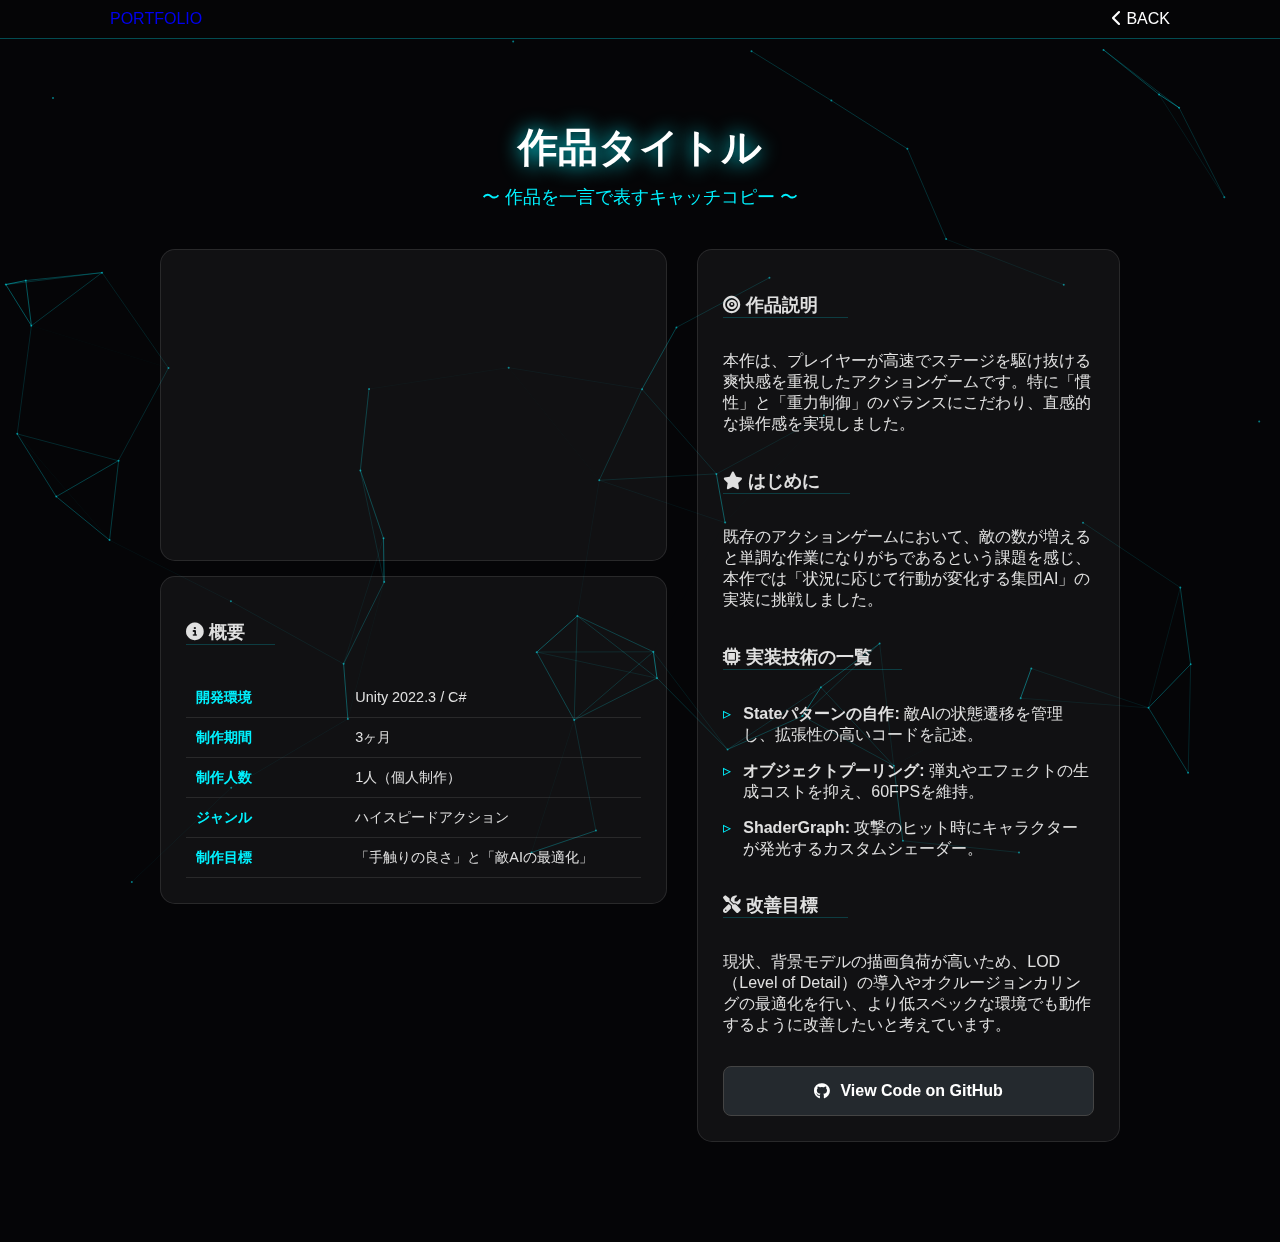
<file: detail-personal.html>
<!DOCTYPE html>
<html lang="ja">
<head>
    <meta charset="UTF-8">
    <meta name="viewport" content="width=device-width, initial-scale=1.0">
    <title>Project Detail | 作品タイトル</title>
    <link rel="stylesheet" href="css/style.css">
    <link rel="stylesheet" href="https://cdnjs.cloudflare.com/ajax/libs/font-awesome/6.4.0/css/all.min.css">
</head>
<body>
    <canvas id="bg-canvas"></canvas>

    <header>
        <div class="header-container">
            <a href="index.html" class="logo-main" style="text-decoration: none;">PORTFOLIO</a>
            <a href="index.html" style="color: white; text-decoration: none;"><i class="fas fa-chevron-left"></i> BACK</a>
        </div>
    </header>

    <main class="detail-page-wrapper">
        <section class="fade-in visible">
            <div class="detail-header">
                <h1 class="project-title-large">作品タイトル</h1>
                <p class="project-tagline">〜 作品を一言で表すキャッチコピー 〜</p>
            </div>

            <div class="detail-grid">
                
                <div class="detail-left">
                    <div class="video-wrapper glass-card">
                        <iframe src="https://www.youtube.com/embed/__6hPQnyaAI" allowfullscreen></iframe>
                    </div>
                    
                    <div class="glass-card spec-info">
                        <h3><i class="fas fa-info-circle"></i> 概要</h3>
                        <table>
                            <tr><th>開発環境</th><td>Unity 2022.3 / C#</td></tr>
                            <tr><th>制作期間</th><td>3ヶ月</td></tr>
                            <tr><th>制作人数</th><td>1人（個人制作）</td></tr>
                            <tr><th>ジャンル</th><td>ハイスピードアクション</td></tr>
                            <tr><th>制作目標</th><td>「手触りの良さ」と「敵AIの最適化」</td></tr>
                        </table>
                    </div>
                </div>

                <div class="detail-right">
                    <div class="glass-card content-section">
                        <h3><i class="fas fa-bullseye"></i> 作品説明</h3>
                        <p>本作は、プレイヤーが高速でステージを駆け抜ける爽快感を重視したアクションゲームです。特に「慣性」と「重力制御」のバランスにこだわり、直感的な操作感を実現しました。</p>

                        <h3><i class="fas fa-star"></i> はじめに</h3>
                        <p>既存のアクションゲームにおいて、敵の数が増えると単調な作業になりがちであるという課題を感じ、本作では「状況に応じて行動が変化する集団AI」の実装に挑戦しました。</p>

                        <h3><i class="fas fa-microchip"></i> 実装技術の一覧</h3>
                        <ul class="tech-list">
                            <li><strong>Stateパターンの自作:</strong> 敵AIの状態遷移を管理し、拡張性の高いコードを記述。</li>
                            <li><strong>オブジェクトプーリング:</strong> 弾丸やエフェクトの生成コストを抑え、60FPSを維持。</li>
                            <li><strong>ShaderGraph:</strong> 攻撃のヒット時にキャラクターが発光するカスタムシェーダー。</li>
                        </ul>

                        <h3><i class="fas fa-tools"></i> 改善目標</h3>
                        <p>現状、背景モデルの描画負荷が高いため、LOD（Level of Detail）の導入やオクルージョンカリングの最適化を行い、より低スペックな環境でも動作するように改善したいと考えています。</p>
                        
                        <div class="link-area">
                            <a href="https://github.com/haru-425/ShaderDemo" class="github-btn" target="_blank">
                                <i class="fab fa-github"></i> View Code on GitHub
                            </a>
                        </div>
                    </div>
                </div>
            </div>
        </section>
    </main>

    <script src="js/script.js"></script>
</body>
</html>
</file>
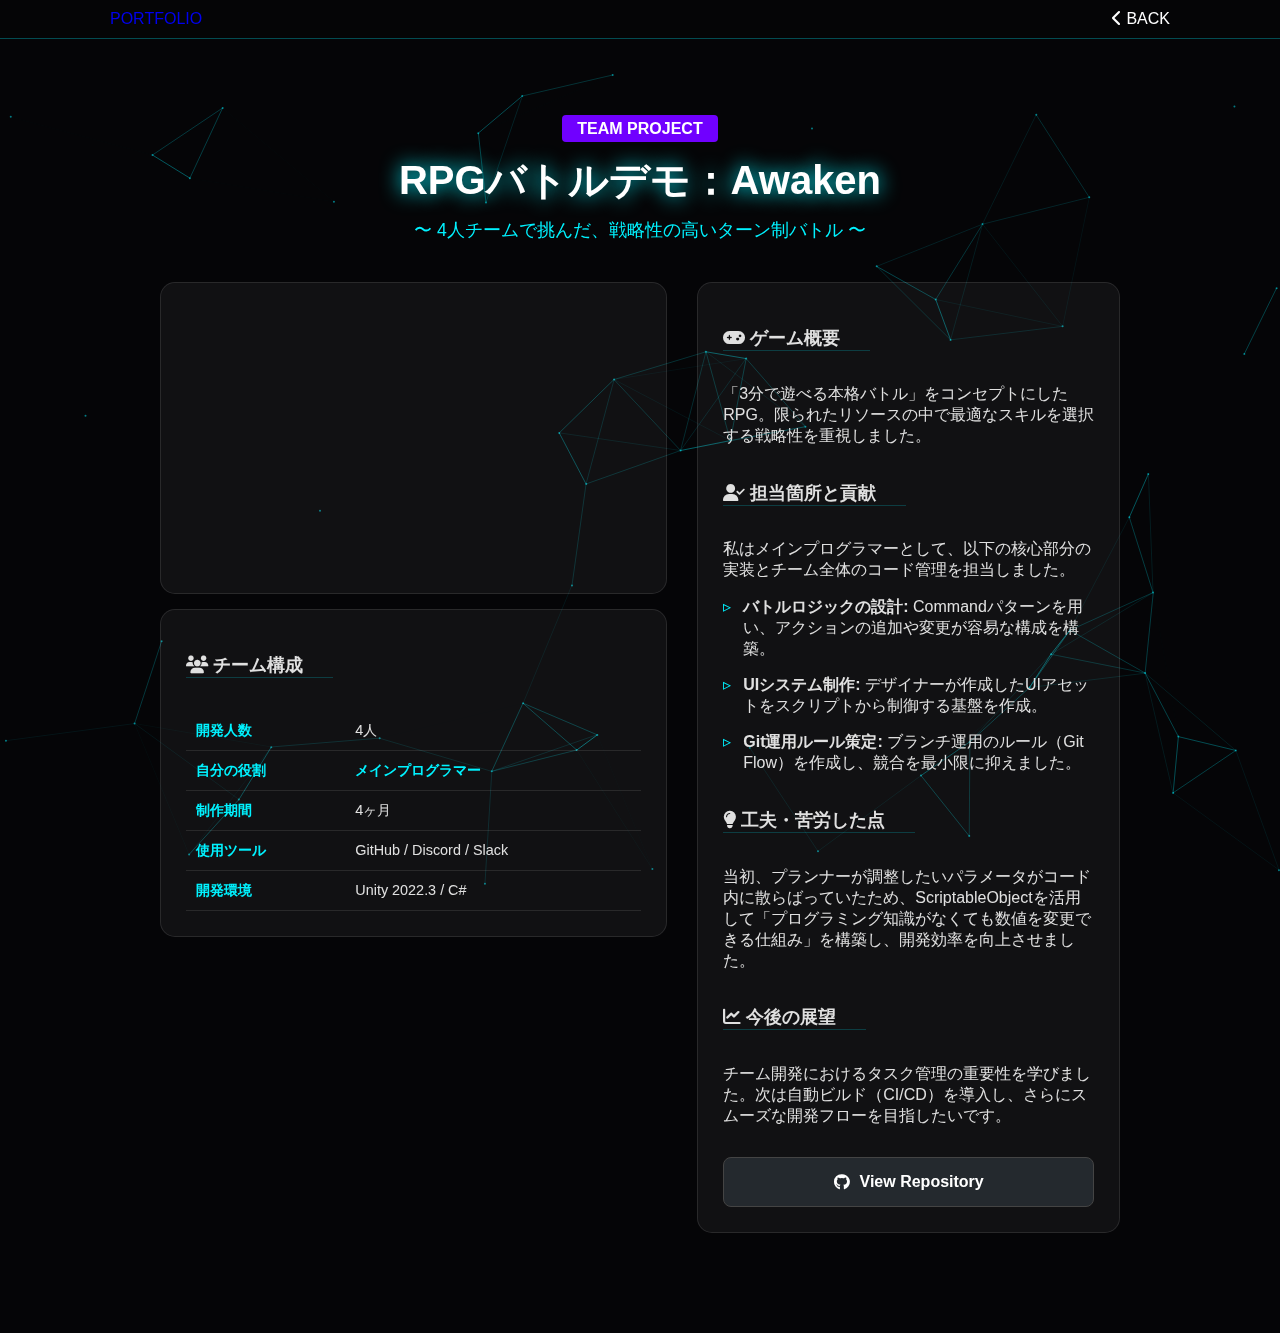
<file: detail-team01.html>
<!DOCTYPE html>
<html lang="ja">
<head>
    <meta charset="UTF-8">
    <meta name="viewport" content="width=device-width, initial-scale=1.0">
    <title>Team Project Detail | 作品タイトル</title>
    <link rel="stylesheet" href="css/style.css">
    <link rel="stylesheet" href="https://cdnjs.cloudflare.com/ajax/libs/font-awesome/6.4.0/css/all.min.css">
</head>
<body>
    <canvas id="bg-canvas"></canvas>

    <header>
        <div class="header-container">
            <a href="index.html" class="logo-main" style="text-decoration: none;">PORTFOLIO</a>
            <a href="index.html" style="color: white; text-decoration: none;"><i class="fas fa-chevron-left"></i> BACK</a>
        </div>
    </header>

    <main class="detail-page-wrapper">
        <section class="fade-in visible">
            <div class="detail-header">
                <span class="tag" style="padding: 5px 15px; font-size: 1rem;">TEAM PROJECT</span>
                <h1 class="project-title-large" style="margin-top: 15px;">RPGバトルデモ：Awaken</h1>
                <p class="project-tagline">〜 4人チームで挑んだ、戦略性の高いターン制バトル 〜</p>
            </div>

            <div class="detail-grid">
                
                <div class="detail-left">
                    <div class="video-wrapper glass-card">
                        <iframe src="https://www.youtube.com/embed/RrdWjpoNi-s" allowfullscreen></iframe>
                    </div>
                    
                    <div class="glass-card spec-info">
                        <h3><i class="fas fa-users"></i> チーム構成</h3>
                        <table>
                            <tr><th>開発人数</th><td>4人</td></tr>
                            <tr><th>自分の役割</th><td style="color: var(--accent); font-weight: bold;">メインプログラマー</td></tr>
                            <tr><th>制作期間</th><td>4ヶ月</td></tr>
                            <tr><th>使用ツール</th><td>GitHub / Discord / Slack</td></tr>
                            <tr><th>開発環境</th><td>Unity 2022.3 / C#</td></tr>
                        </table>
                    </div>
                </div>

                <div class="detail-right">
                    <div class="glass-card content-section">
                        <h3><i class="fas fa-gamepad"></i> ゲーム概要</h3>
                        <p>「3分で遊べる本格バトル」をコンセプトにしたRPG。限られたリソースの中で最適なスキルを選択する戦略性を重視しました。</p>

                        <h3><i class="fas fa-user-check"></i> 担当箇所と貢献</h3>
                        <p>私はメインプログラマーとして、以下の核心部分の実装とチーム全体のコード管理を担当しました。</p>
                        <ul class="tech-list">
                            <li><strong>バトルロジックの設計:</strong> Commandパターンを用い、アクションの追加や変更が容易な構成を構築。</li>
                            <li><strong>UIシステム制作:</strong> デザイナーが作成したUIアセットをスクリプトから制御する基盤を作成。</li>
                            <li><strong>Git運用ルール策定:</strong> ブランチ運用のルール（Git Flow）を作成し、競合を最小限に抑えました。</li>
                        </ul>

                        <h3><i class="fas fa-lightbulb"></i> 工夫・苦労した点</h3>
                        <p>当初、プランナーが調整したいパラメータがコード内に散らばっていたため、ScriptableObjectを活用して「プログラミング知識がなくても数値を変更できる仕組み」を構築し、開発効率を向上させました。</p>

                        <h3><i class="fas fa-chart-line"></i> 今後の展望</h3>
                        <p>チーム開発におけるタスク管理の重要性を学びました。次は自動ビルド（CI/CD）を導入し、さらにスムーズな開発フローを目指したいです。</p>
                        
                        <div class="link-area">
                            <a href="https://github.com/your-team-repo" class="github-btn" target="_blank">
                                <i class="fab fa-github"></i> View Repository
                            </a>
                        </div>
                    </div>
                </div>
            </div>
        </section>
    </main>

    <script src="js/script.js"></script>
</body>
</html>
</file>
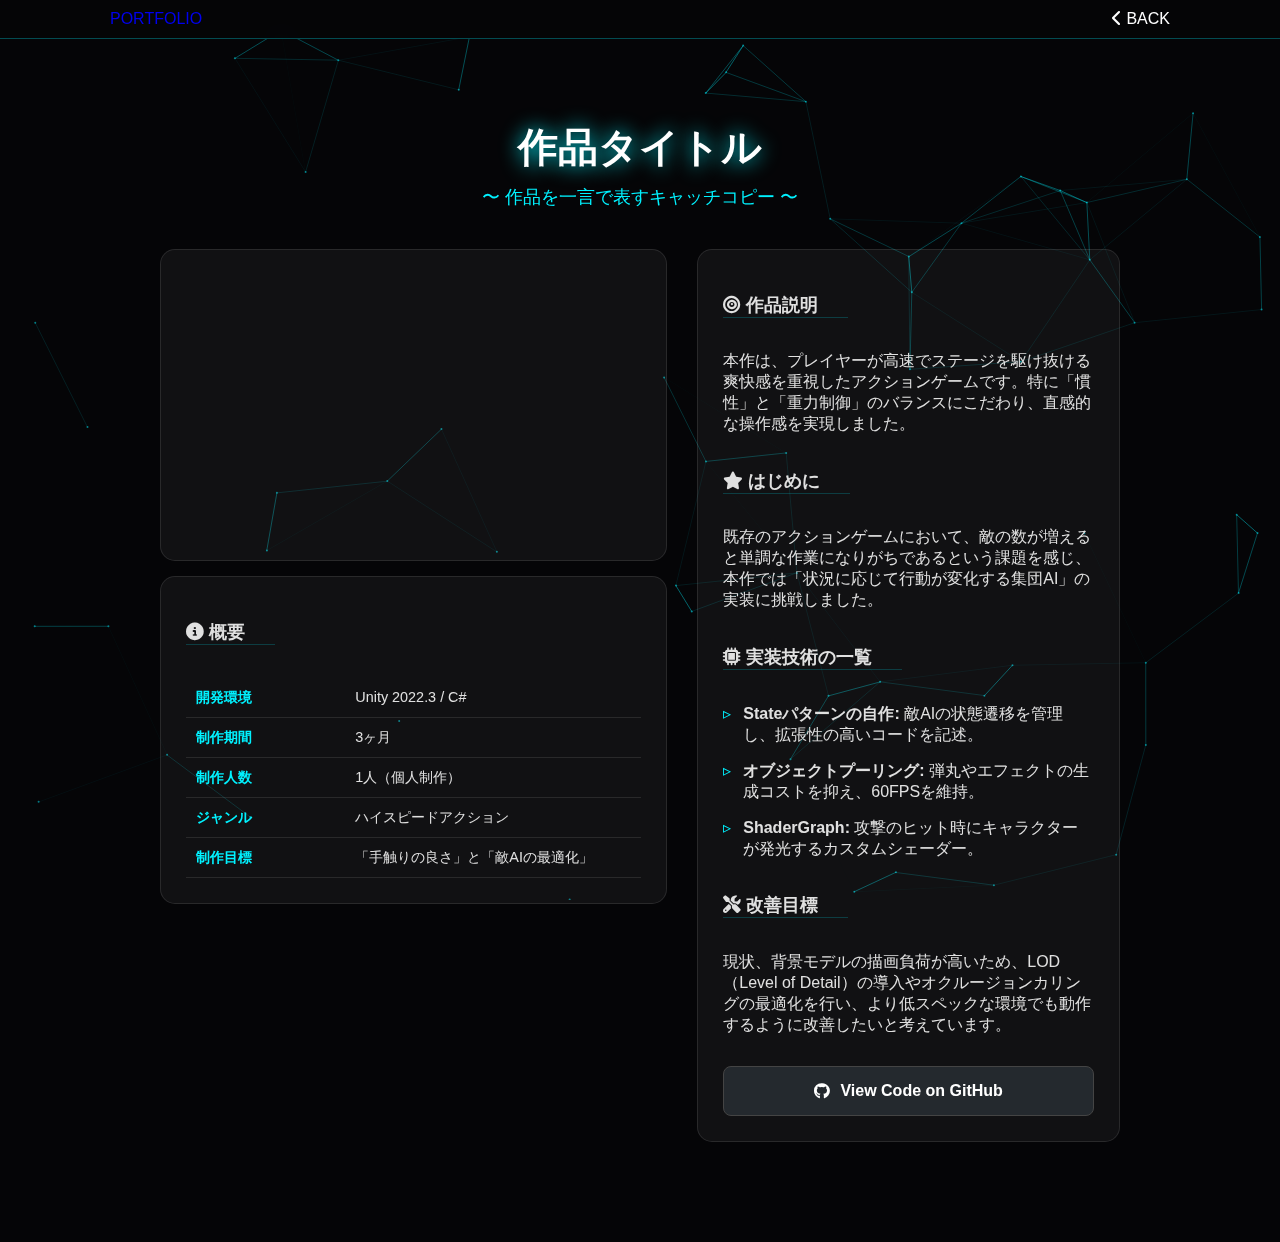
<file: fujimoto/detail-personal.html>
<!doctype html>
<html lang="ja">
  <head>
    <meta charset="UTF-8" />
    <meta name="viewport" content="width=device-width, initial-scale=1.0" />
    <title>Project Detail | 作品タイトル</title>
    <link rel="stylesheet" href="./css/style.css" />
    <link
      rel="stylesheet"
      href="https://cdnjs.cloudflare.com/ajax/libs/font-awesome/6.4.0/css/all.min.css"
    />
  </head>
  <body>
    <canvas id="bg-canvas"></canvas>

    <header>
      <div class="header-container">
        <a href="index.html" class="logo-main" style="text-decoration: none"
          >PORTFOLIO</a
        >
        <a href="index.html" style="color: white; text-decoration: none"
          ><i class="fas fa-chevron-left"></i> BACK</a
        >
      </div>
    </header>

    <main class="detail-page-wrapper">
      <section class="fade-in visible">
        <div class="detail-header">
          <h1 class="project-title-large">作品タイトル</h1>
          <p class="project-tagline">〜 作品を一言で表すキャッチコピー 〜</p>
        </div>

        <div class="detail-grid">
          <div class="detail-left">
            <div class="video-wrapper glass-card">
              <iframe
                src="https://www.youtube.com/embed/__6hPQnyaAI"
                allowfullscreen
              ></iframe>
            </div>

            <div class="glass-card spec-info">
              <h3><i class="fas fa-info-circle"></i> 概要</h3>
              <table>
                <tr>
                  <th>開発環境</th>
                  <td>Unity 2022.3 / C#</td>
                </tr>
                <tr>
                  <th>制作期間</th>
                  <td>3ヶ月</td>
                </tr>
                <tr>
                  <th>制作人数</th>
                  <td>1人（個人制作）</td>
                </tr>
                <tr>
                  <th>ジャンル</th>
                  <td>ハイスピードアクション</td>
                </tr>
                <tr>
                  <th>制作目標</th>
                  <td>「手触りの良さ」と「敵AIの最適化」</td>
                </tr>
              </table>
            </div>
          </div>

          <div class="detail-right">
            <div class="glass-card content-section">
              <h3><i class="fas fa-bullseye"></i> 作品説明</h3>
              <p>
                本作は、プレイヤーが高速でステージを駆け抜ける爽快感を重視したアクションゲームです。特に「慣性」と「重力制御」のバランスにこだわり、直感的な操作感を実現しました。
              </p>

              <h3><i class="fas fa-star"></i> はじめに</h3>
              <p>
                既存のアクションゲームにおいて、敵の数が増えると単調な作業になりがちであるという課題を感じ、本作では「状況に応じて行動が変化する集団AI」の実装に挑戦しました。
              </p>

              <h3><i class="fas fa-microchip"></i> 実装技術の一覧</h3>
              <ul class="tech-list">
                <li>
                  <strong>Stateパターンの自作:</strong>
                  敵AIの状態遷移を管理し、拡張性の高いコードを記述。
                </li>
                <li>
                  <strong>オブジェクトプーリング:</strong>
                  弾丸やエフェクトの生成コストを抑え、60FPSを維持。
                </li>
                <li>
                  <strong>ShaderGraph:</strong>
                  攻撃のヒット時にキャラクターが発光するカスタムシェーダー。
                </li>
              </ul>

              <h3><i class="fas fa-tools"></i> 改善目標</h3>
              <p>
                現状、背景モデルの描画負荷が高いため、LOD（Level of
                Detail）の導入やオクルージョンカリングの最適化を行い、より低スペックな環境でも動作するように改善したいと考えています。
              </p>

              <div class="link-area">
                <a
                  href="https://github.com/haru-425/ShaderDemo"
                  class="github-btn"
                  target="_blank"
                >
                  <i class="fab fa-github"></i> View Code on GitHub
                </a>
              </div>
            </div>
          </div>
        </div>
      </section>
    </main>

    <script src="./js/script.js"></script>
  </body>
</html>
</file>
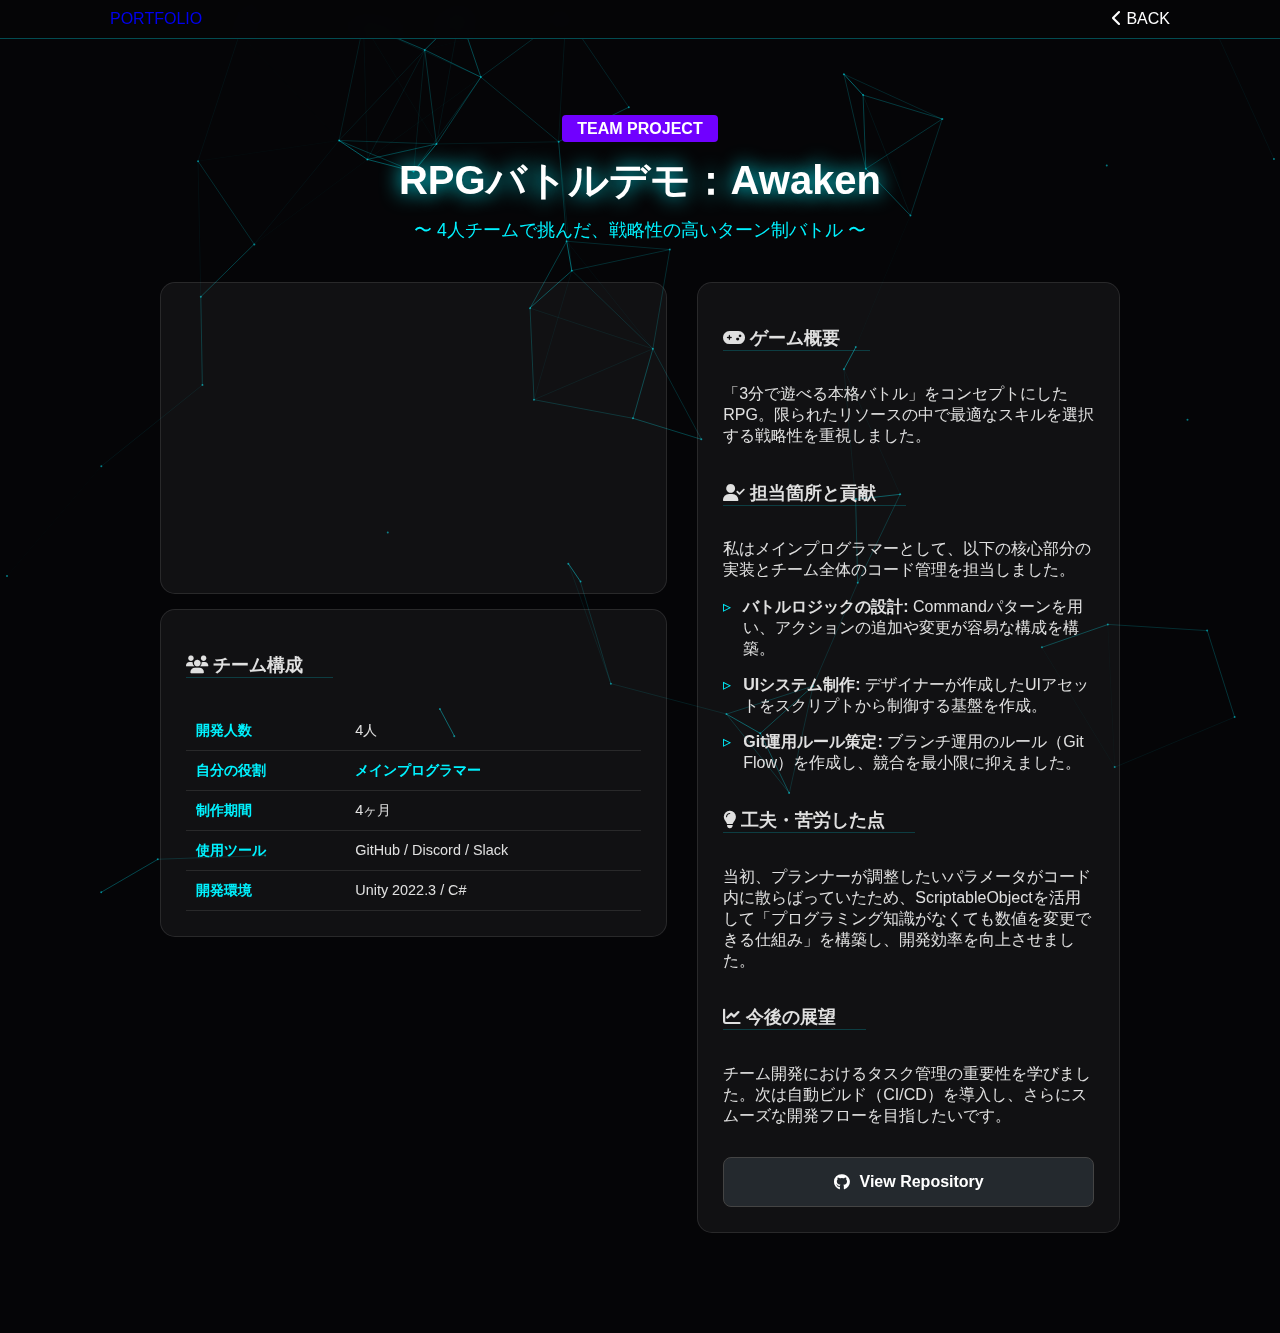
<file: fujimoto/detail-team01.html>
<!doctype html>
<html lang="ja">
  <head>
    <meta charset="UTF-8" />
    <meta name="viewport" content="width=device-width, initial-scale=1.0" />
    <title>Team Project Detail | 作品タイトル</title>
    <link rel="stylesheet" href="./css/style.css" />
    <link
      rel="stylesheet"
      href="https://cdnjs.cloudflare.com/ajax/libs/font-awesome/6.4.0/css/all.min.css"
    />
  </head>
  <body>
    <canvas id="bg-canvas"></canvas>

    <header>
      <div class="header-container">
        <a href="index.html" class="logo-main" style="text-decoration: none"
          >PORTFOLIO</a
        >
        <a href="index.html" style="color: white; text-decoration: none"
          ><i class="fas fa-chevron-left"></i> BACK</a
        >
      </div>
    </header>

    <main class="detail-page-wrapper">
      <section class="fade-in visible">
        <div class="detail-header">
          <span class="tag" style="padding: 5px 15px; font-size: 1rem"
            >TEAM PROJECT</span
          >
          <h1 class="project-title-large" style="margin-top: 15px">
            RPGバトルデモ：Awaken
          </h1>
          <p class="project-tagline">
            〜 4人チームで挑んだ、戦略性の高いターン制バトル 〜
          </p>
        </div>

        <div class="detail-grid">
          <div class="detail-left">
            <div class="video-wrapper glass-card">
              <iframe
                src="https://www.youtube.com/embed/RrdWjpoNi-s"
                allowfullscreen
              ></iframe>
            </div>

            <div class="glass-card spec-info">
              <h3><i class="fas fa-users"></i> チーム構成</h3>
              <table>
                <tr>
                  <th>開発人数</th>
                  <td>4人</td>
                </tr>
                <tr>
                  <th>自分の役割</th>
                  <td style="color: var(--accent); font-weight: bold">
                    メインプログラマー
                  </td>
                </tr>
                <tr>
                  <th>制作期間</th>
                  <td>4ヶ月</td>
                </tr>
                <tr>
                  <th>使用ツール</th>
                  <td>GitHub / Discord / Slack</td>
                </tr>
                <tr>
                  <th>開発環境</th>
                  <td>Unity 2022.3 / C#</td>
                </tr>
              </table>
            </div>
          </div>

          <div class="detail-right">
            <div class="glass-card content-section">
              <h3><i class="fas fa-gamepad"></i> ゲーム概要</h3>
              <p>
                「3分で遊べる本格バトル」をコンセプトにしたRPG。限られたリソースの中で最適なスキルを選択する戦略性を重視しました。
              </p>

              <h3><i class="fas fa-user-check"></i> 担当箇所と貢献</h3>
              <p>
                私はメインプログラマーとして、以下の核心部分の実装とチーム全体のコード管理を担当しました。
              </p>
              <ul class="tech-list">
                <li>
                  <strong>バトルロジックの設計:</strong>
                  Commandパターンを用い、アクションの追加や変更が容易な構成を構築。
                </li>
                <li>
                  <strong>UIシステム制作:</strong>
                  デザイナーが作成したUIアセットをスクリプトから制御する基盤を作成。
                </li>
                <li>
                  <strong>Git運用ルール策定:</strong> ブランチ運用のルール（Git
                  Flow）を作成し、競合を最小限に抑えました。
                </li>
              </ul>

              <h3><i class="fas fa-lightbulb"></i> 工夫・苦労した点</h3>
              <p>
                当初、プランナーが調整したいパラメータがコード内に散らばっていたため、ScriptableObjectを活用して「プログラミング知識がなくても数値を変更できる仕組み」を構築し、開発効率を向上させました。
              </p>

              <h3><i class="fas fa-chart-line"></i> 今後の展望</h3>
              <p>
                チーム開発におけるタスク管理の重要性を学びました。次は自動ビルド（CI/CD）を導入し、さらにスムーズな開発フローを目指したいです。
              </p>

              <div class="link-area">
                <a
                  href="https://github.com/your-team-repo"
                  class="github-btn"
                  target="_blank"
                >
                  <i class="fab fa-github"></i> View Repository
                </a>
              </div>
            </div>
          </div>
        </div>
      </section>
    </main>

    <script src="./js/script.js"></script>
  </body>
</html>
</file>
<file: css/style.css>
:root {
    --bg-dark: #050507;
    --accent: #00f2ff;
    --accent-purple: #7000ff;
    --text: #e0e0e0;
    --glass: rgba(255, 255, 255, 0.05);
}

* {
    box-sizing: border-box;
}

html {
    scroll-behavior: smooth;
}

body {
    background-color: var(--bg-dark);
    color: var(--text);
    font-family: 'Segoe UI', sans-serif;
    margin: 0;
    overflow-x: hidden;
}

#bg-canvas {
    position: fixed;
    top: 0;
    left: 0;
    width: 100%;
    height: 100%;
    z-index: -1;
}

header {
    position: fixed;
    top: 0;
    width: 100%;
    background: rgba(5, 5, 7, 0.9);
    backdrop-filter: blur(10px);
    border-bottom: 1px solid rgba(0, 242, 255, 0.3);
    z-index: 100;
    padding: 10px 0;
}

.header-container {
    max-width: 1100px;
    margin: 0 auto;
    display: flex;
    justify-content: space-between;
    align-items: center;
    padding: 0 20px;
}

.contact-info span {
    margin-right: 15px;
    font-size: 0.85rem;
    color: var(--accent);
}

nav a {
    color: white;
    text-decoration: none;
    margin-left: 15px;
    font-size: 0.9rem;
    transition: 0.3s;
}

nav a:hover {
    color: var(--accent);
    text-shadow: 0 0 8px var(--accent);
}

section {
    max-width: 1000px;
    margin: 100px auto;
    padding: 0 20px;
}

.section-title {
    border-left: 4px solid var(--accent);
    padding-left: 15px;
    margin-bottom: 30px;
}

.glass-card {
    background: var(--glass);
    border: 1px solid rgba(255, 255, 255, 0.1);
    border-radius: 15px;
    padding: 25px;
    backdrop-filter: blur(5px);
}

.project-grid {
    display: grid;
    grid-template-columns: repeat(auto-fit, minmax(300px, 1fr));
    gap: 30px;
}

.video-wrapper {
    position: relative;
    padding-bottom: 56.25%;
    height: 0;
    margin-bottom: 15px;
}

.video-wrapper iframe {
    position: absolute;
    top: 0;
    left: 0;
    width: 100%;
    height: 100%;
    border-radius: 8px;
    border: none;
}

.tag {
    background: var(--accent-purple);
    color: white;
    padding: 2px 8px;
    border-radius: 4px;
    font-size: 0.7rem;
    font-weight: bold;
}

.spec-icons {
    display: flex;
    gap: 15px;
    margin: 10px 0;
    font-size: 0.8rem;
    color: var(--accent);
}

.btn-detail {
    display: inline-block;
    padding: 10px 20px;
    background: linear-gradient(45deg, var(--accent), var(--accent-purple));
    color: white;
    text-decoration: none;
    border-radius: 5px;
    font-weight: bold;
}

.log-container {
    max-height: 400px;
    overflow-y: auto;
    padding-right: 10px;
}

.log-container::-webkit-scrollbar {
    width: 5px;
}

.log-container::-webkit-scrollbar-thumb {
    background: var(--accent);
    border-radius: 10px;
}

.skill-grid {
    display: grid;
    grid-template-columns: repeat(auto-fit, minmax(150px, 1fr));
    gap: 20px;
}

/* スキルカード内の画像を中央寄せにする */
.skill-card {
    display: flex;
    flex-direction: column;
    align-items: center;
    justify-content: center;
    text-align: center;
    min-height: 180px;
    transition: 0.3s;
}

/* ロゴアイコンを際立たせる設定 */
.skill-card img,
.skill-card i {
    margin-bottom: 15px;
    /* 黒いアイコンでも見えるように、薄く白い発光エフェクトを追加 */
    filter: drop-shadow(0 0 8px rgba(255, 255, 255, 0.5));
    transition: transform 0.3s ease, filter 0.3s ease;
}

/* ホバーした時にさらに発光させる */
.skill-card:hover img,
.skill-card:hover i {
    transform: scale(1.1);
    filter: drop-shadow(0 0 12px var(--accent));
}

/* アンリアルエンジン等の暗い色のアイコン専用の補正 */
.dark-icon {
    background-color: rgba(255, 255, 255, 0.9);
    /* わずかに白背景を敷く */
    border-radius: 8px;
    padding: 5px;
}

/* スキルセクション内の見出し（Engine & Graphics等） */
h3 {
    font-size: 1.1rem;
    border-bottom: 1px solid rgba(0, 242, 255, 0.2);
    display: inline-block;
    padding-right: 30px;
}

.skill-category-title {
    color: var(--accent);
    margin: 40px 0 20px;
    font-size: 1.2rem;
    display: flex;
    align-items: center;
    gap: 10px;
}

.skill-category-title::after {
    content: "";
    flex-grow: 1;
    height: 1px;
    background: rgba(0, 242, 255, 0.2);
    margin-left: 20px;
}

/* --- アニメーションの初期状態 --- */
.fade-in {
    opacity: 0;
    transform: translateY(50px);
    /* 50px下に配置しておく */
    transition: opacity 1.2s cubic-bezier(0.33, 1, 0.68, 1),
        transform 1.2s cubic-bezier(0.33, 1, 0.68, 1);
    will-change: opacity, transform;
    /* パフォーマンス向上 */
}

/* --- 表示された時の状態 --- */
.fade-in.visible {
    opacity: 1;
    transform: translateY(0);
    /* 元の位置に戻る */
}

/* ログの項目なども、少しずつ時間をずらして出すとかっこいいです（オプション） */
.log-item {
    transition-delay: 0.2s;
}

@media (max-width: 768px) {
    .header-container {
        flex-direction: column;
        text-align: center;
    }

    .contact-info {
        margin-bottom: 10px;
    }
}

/* 詳細ページ全体のレイアウト */
.detail-page-wrapper {
    max-width: 1200px;
    margin: 120px auto 50px;
    padding: 0 20px;
}

.detail-header {
    text-align: center;
    margin-bottom: 40px;
}

.project-title-large {
    font-size: 2.5rem;
    margin: 0;
    color: #fff;
    text-shadow: 0 0 20px var(--accent);
}

.project-tagline {
    color: var(--accent);
    font-size: 1.1rem;
    margin-top: 10px;
}

.detail-grid {
    display: grid;
    grid-template-columns: 1.2fr 1fr;
    gap: 30px;
}

/* スペック表のスタイル */
.spec-info table {
    width: 100%;
    border-collapse: collapse;
    margin-top: 15px;
}

.spec-info th,
.spec-info td {
    padding: 10px;
    border-bottom: 1px solid rgba(255, 255, 255, 0.1);
    text-align: left;
    font-size: 0.9rem;
}

.spec-info th {
    color: var(--accent);
    width: 35%;
}

/* 技術リストのスタイル */
.tech-list {
    list-style: none;
    padding: 0;
}

.tech-list li {
    margin-bottom: 15px;
    padding-left: 20px;
    position: relative;
}

.tech-list li::before {
    content: "▹";
    position: absolute;
    left: 0;
    color: var(--accent);
}

/* GitHubボタン */
.github-btn {
    display: flex;
    align-items: center;
    justify-content: center;
    gap: 10px;
    background: #24292e;
    color: white;
    text-decoration: none;
    padding: 15px;
    border-radius: 8px;
    font-weight: bold;
    margin-top: 30px;
    transition: 0.3s;
    border: 1px solid #444;
}

.github-btn:hover {
    background: #444;
    border-color: var(--accent);
    box-shadow: 0 0 15px rgba(0, 242, 255, 0.3);
}

/* レスポンシブ対応 */
@media (max-width: 900px) {
    .detail-grid {
        grid-template-columns: 1fr;
    }
}


/* チーム制作：8個対応グリッド */
.team-project-grid {
    display: grid;
    grid-template-columns: repeat(auto-fit, minmax(260px, 1fr));
    /* カードの最小幅を少し狭く */
    gap: 20px;
}

.team-card {
    transition: 0.3s ease;
    display: flex;
    flex-direction: column;
}

.team-card:hover {
    transform: translateY(-5px);
    border-color: var(--accent);
    box-shadow: 0 0 15px rgba(0, 242, 255, 0.2);
}

.mini-video {
    margin-bottom: 10px !important;
}

.team-card h3 {
    font-size: 1rem;
    margin: 5px 0;
    color: #fff;
}

.team-card p {
    font-size: 0.8rem;
    opacity: 0.7;
    margin: 0;
}

/* プロフィール全体のレイアウト */
.profile-flex {
    display: flex;
    align-items: center;
    gap: 40px;
}

/* 写真のスタイル */
.profile-photo {
    flex-shrink: 0;
    width: 180px;
    height: 180px;
    position: relative;
    border-radius: 20px;
    padding: 5px;
    background: linear-gradient(45deg, var(--accent), var(--accent-purple));
}

.profile-photo img {
    width: 100%;
    height: 100%;
    object-fit: cover;
    border-radius: 16px;
    display: block;
    background: var(--bg-dark);
}

/* 装飾用の光の輪郭（ひっそりとしたこだわり） */
.profile-photo::after {
    content: '';
    position: absolute;
    top: -2px;
    left: -2px;
    right: -2px;
    bottom: -2px;
    border-radius: 22px;
    background: linear-gradient(45deg, var(--accent), transparent, var(--accent-purple));
    z-index: -1;
    opacity: 0.5;
    filter: blur(8px);
}

/* テキストのスタイル */
.profile-text p {
    margin: 12px 0;
    line-height: 1.6;
}

.profile-text strong {
    color: var(--accent);
    margin-right: 5px;
}

/* スマホ対応：縦に並べる */
@media (max-width: 768px) {
    .profile-flex {
        flex-direction: column;
        text-align: center;
        gap: 20px;
    }

    .profile-photo {
        width: 150px;
        height: 150px;
    }
}
</file>
<file: fujimoto/css/style.css>
:root {
    --bg-dark: #050507;
    --accent: #00f2ff;
    --accent-purple: #7000ff;
    --text: #e0e0e0;
    --glass: rgba(255, 255, 255, 0.05);
}

* {
    box-sizing: border-box;
}

html {
    scroll-behavior: smooth;
}

body {
    background-color: var(--bg-dark);
    color: var(--text);
    font-family: 'Segoe UI', sans-serif;
    margin: 0;
    overflow-x: hidden;
}

#bg-canvas {
    position: fixed;
    top: 0;
    left: 0;
    width: 100%;
    height: 100%;
    z-index: -1;
}

header {
    position: fixed;
    top: 0;
    width: 100%;
    background: rgba(5, 5, 7, 0.9);
    backdrop-filter: blur(10px);
    border-bottom: 1px solid rgba(0, 242, 255, 0.3);
    z-index: 100;
    padding: 10px 0;
}

.header-container {
    max-width: 1100px;
    margin: 0 auto;
    display: flex;
    justify-content: space-between;
    align-items: center;
    padding: 0 20px;
}

.contact-info span {
    margin-right: 15px;
    font-size: 0.85rem;
    color: var(--accent);
}

nav a {
    color: white;
    text-decoration: none;
    margin-left: 15px;
    font-size: 0.9rem;
    transition: 0.3s;
}

nav a:hover {
    color: var(--accent);
    text-shadow: 0 0 8px var(--accent);
}

section {
    max-width: 1000px;
    margin: 100px auto;
    padding: 0 20px;
}

.section-title {
    border-left: 4px solid var(--accent);
    padding-left: 15px;
    margin-bottom: 30px;
}

.glass-card {
    background: var(--glass);
    border: 1px solid rgba(255, 255, 255, 0.1);
    border-radius: 15px;
    padding: 25px;
    backdrop-filter: blur(5px);
}

.project-grid {
    display: grid;
    grid-template-columns: repeat(auto-fit, minmax(300px, 1fr));
    gap: 30px;
}

.video-wrapper {
    position: relative;
    padding-bottom: 56.25%;
    height: 0;
    margin-bottom: 15px;
}

.video-wrapper iframe {
    position: absolute;
    top: 0;
    left: 0;
    width: 100%;
    height: 100%;
    border-radius: 8px;
    border: none;
}

.tag {
    background: var(--accent-purple);
    color: white;
    padding: 2px 8px;
    border-radius: 4px;
    font-size: 0.7rem;
    font-weight: bold;
}

.spec-icons {
    display: flex;
    gap: 15px;
    margin: 10px 0;
    font-size: 0.8rem;
    color: var(--accent);
}

.btn-detail {
    display: inline-block;
    padding: 10px 20px;
    background: linear-gradient(45deg, var(--accent), var(--accent-purple));
    color: white;
    text-decoration: none;
    border-radius: 5px;
    font-weight: bold;
}

.log-container {
    max-height: 400px;
    overflow-y: auto;
    padding-right: 10px;
}

.log-container::-webkit-scrollbar {
    width: 5px;
}

.log-container::-webkit-scrollbar-thumb {
    background: var(--accent);
    border-radius: 10px;
}

.skill-grid {
    display: grid;
    grid-template-columns: repeat(auto-fit, minmax(150px, 1fr));
    gap: 20px;
}

/* スキルカード内の画像を中央寄せにする */
.skill-card {
    display: flex;
    flex-direction: column;
    align-items: center;
    justify-content: center;
    text-align: center;
    min-height: 180px;
    transition: 0.3s;
}

/* ロゴアイコンを際立たせる設定 */
.skill-card img,
.skill-card i {
    margin-bottom: 15px;
    /* 黒いアイコンでも見えるように、薄く白い発光エフェクトを追加 */
    filter: drop-shadow(0 0 8px rgba(255, 255, 255, 0.5));
    transition: transform 0.3s ease, filter 0.3s ease;
}

/* ホバーした時にさらに発光させる */
.skill-card:hover img,
.skill-card:hover i {
    transform: scale(1.1);
    filter: drop-shadow(0 0 12px var(--accent));
}

/* アンリアルエンジン等の暗い色のアイコン専用の補正 */
.dark-icon {
    background-color: rgba(255, 255, 255, 0.9);
    /* わずかに白背景を敷く */
    border-radius: 8px;
    padding: 5px;
}

/* スキルセクション内の見出し（Engine & Graphics等） */
h3 {
    font-size: 1.1rem;
    border-bottom: 1px solid rgba(0, 242, 255, 0.2);
    display: inline-block;
    padding-right: 30px;
}

.skill-category-title {
    color: var(--accent);
    margin: 40px 0 20px;
    font-size: 1.2rem;
    display: flex;
    align-items: center;
    gap: 10px;
}

.skill-category-title::after {
    content: "";
    flex-grow: 1;
    height: 1px;
    background: rgba(0, 242, 255, 0.2);
    margin-left: 20px;
}

/* --- アニメーションの初期状態 --- */
.fade-in {
    opacity: 0;
    transform: translateY(50px);
    /* 50px下に配置しておく */
    transition: opacity 1.2s cubic-bezier(0.33, 1, 0.68, 1),
        transform 1.2s cubic-bezier(0.33, 1, 0.68, 1);
    will-change: opacity, transform;
    /* パフォーマンス向上 */
}

/* --- 表示された時の状態 --- */
.fade-in.visible {
    opacity: 1;
    transform: translateY(0);
    /* 元の位置に戻る */
}

/* ログの項目なども、少しずつ時間をずらして出すとかっこいいです（オプション） */
.log-item {
    transition-delay: 0.2s;
}

@media (max-width: 768px) {
    .header-container {
        flex-direction: column;
        text-align: center;
    }

    .contact-info {
        margin-bottom: 10px;
    }
}

/* 詳細ページ全体のレイアウト */
.detail-page-wrapper {
    max-width: 1200px;
    margin: 120px auto 50px;
    padding: 0 20px;
}

.detail-header {
    text-align: center;
    margin-bottom: 40px;
}

.project-title-large {
    font-size: 2.5rem;
    margin: 0;
    color: #fff;
    text-shadow: 0 0 20px var(--accent);
}

.project-tagline {
    color: var(--accent);
    font-size: 1.1rem;
    margin-top: 10px;
}

.detail-grid {
    display: grid;
    grid-template-columns: 1.2fr 1fr;
    gap: 30px;
}

/* スペック表のスタイル */
.spec-info table {
    width: 100%;
    border-collapse: collapse;
    margin-top: 15px;
}

.spec-info th,
.spec-info td {
    padding: 10px;
    border-bottom: 1px solid rgba(255, 255, 255, 0.1);
    text-align: left;
    font-size: 0.9rem;
}

.spec-info th {
    color: var(--accent);
    width: 35%;
}

/* 技術リストのスタイル */
.tech-list {
    list-style: none;
    padding: 0;
}

.tech-list li {
    margin-bottom: 15px;
    padding-left: 20px;
    position: relative;
}

.tech-list li::before {
    content: "▹";
    position: absolute;
    left: 0;
    color: var(--accent);
}

/* GitHubボタン */
.github-btn {
    display: flex;
    align-items: center;
    justify-content: center;
    gap: 10px;
    background: #24292e;
    color: white;
    text-decoration: none;
    padding: 15px;
    border-radius: 8px;
    font-weight: bold;
    margin-top: 30px;
    transition: 0.3s;
    border: 1px solid #444;
}

.github-btn:hover {
    background: #444;
    border-color: var(--accent);
    box-shadow: 0 0 15px rgba(0, 242, 255, 0.3);
}

/* レスポンシブ対応 */
@media (max-width: 900px) {
    .detail-grid {
        grid-template-columns: 1fr;
    }
}


/* チーム制作：8個対応グリッド */
.team-project-grid {
    display: grid;
    grid-template-columns: repeat(auto-fit, minmax(260px, 1fr));
    /* カードの最小幅を少し狭く */
    gap: 20px;
}

.team-card {
    transition: 0.3s ease;
    display: flex;
    flex-direction: column;
}

.team-card:hover {
    transform: translateY(-5px);
    border-color: var(--accent);
    box-shadow: 0 0 15px rgba(0, 242, 255, 0.2);
}

.mini-video {
    margin-bottom: 10px !important;
}

.team-card h3 {
    font-size: 1rem;
    margin: 5px 0;
    color: #fff;
}

.team-card p {
    font-size: 0.8rem;
    opacity: 0.7;
    margin: 0;
}

/* プロフィール全体のレイアウト */
.profile-flex {
    display: flex;
    align-items: center;
    gap: 40px;
}

/* 写真のスタイル */
.profile-photo {
    flex-shrink: 0;
    width: 180px;
    height: 180px;
    position: relative;
    border-radius: 20px;
    padding: 5px;
    background: linear-gradient(45deg, var(--accent), var(--accent-purple));
}

.profile-photo img {
    width: 100%;
    height: 100%;
    object-fit: cover;
    border-radius: 16px;
    display: block;
    background: var(--bg-dark);
}

/* 装飾用の光の輪郭（ひっそりとしたこだわり） */
.profile-photo::after {
    content: '';
    position: absolute;
    top: -2px;
    left: -2px;
    right: -2px;
    bottom: -2px;
    border-radius: 22px;
    background: linear-gradient(45deg, var(--accent), transparent, var(--accent-purple));
    z-index: -1;
    opacity: 0.5;
    filter: blur(8px);
}

/* テキストのスタイル */
.profile-text p {
    margin: 12px 0;
    line-height: 1.6;
}

.profile-text strong {
    color: var(--accent);
    margin-right: 5px;
}

/* スマホ対応：縦に並べる */
@media (max-width: 768px) {
    .profile-flex {
        flex-direction: column;
        text-align: center;
        gap: 20px;
    }

    .profile-photo {
        width: 150px;
        height: 150px;
    }
}
</file>
